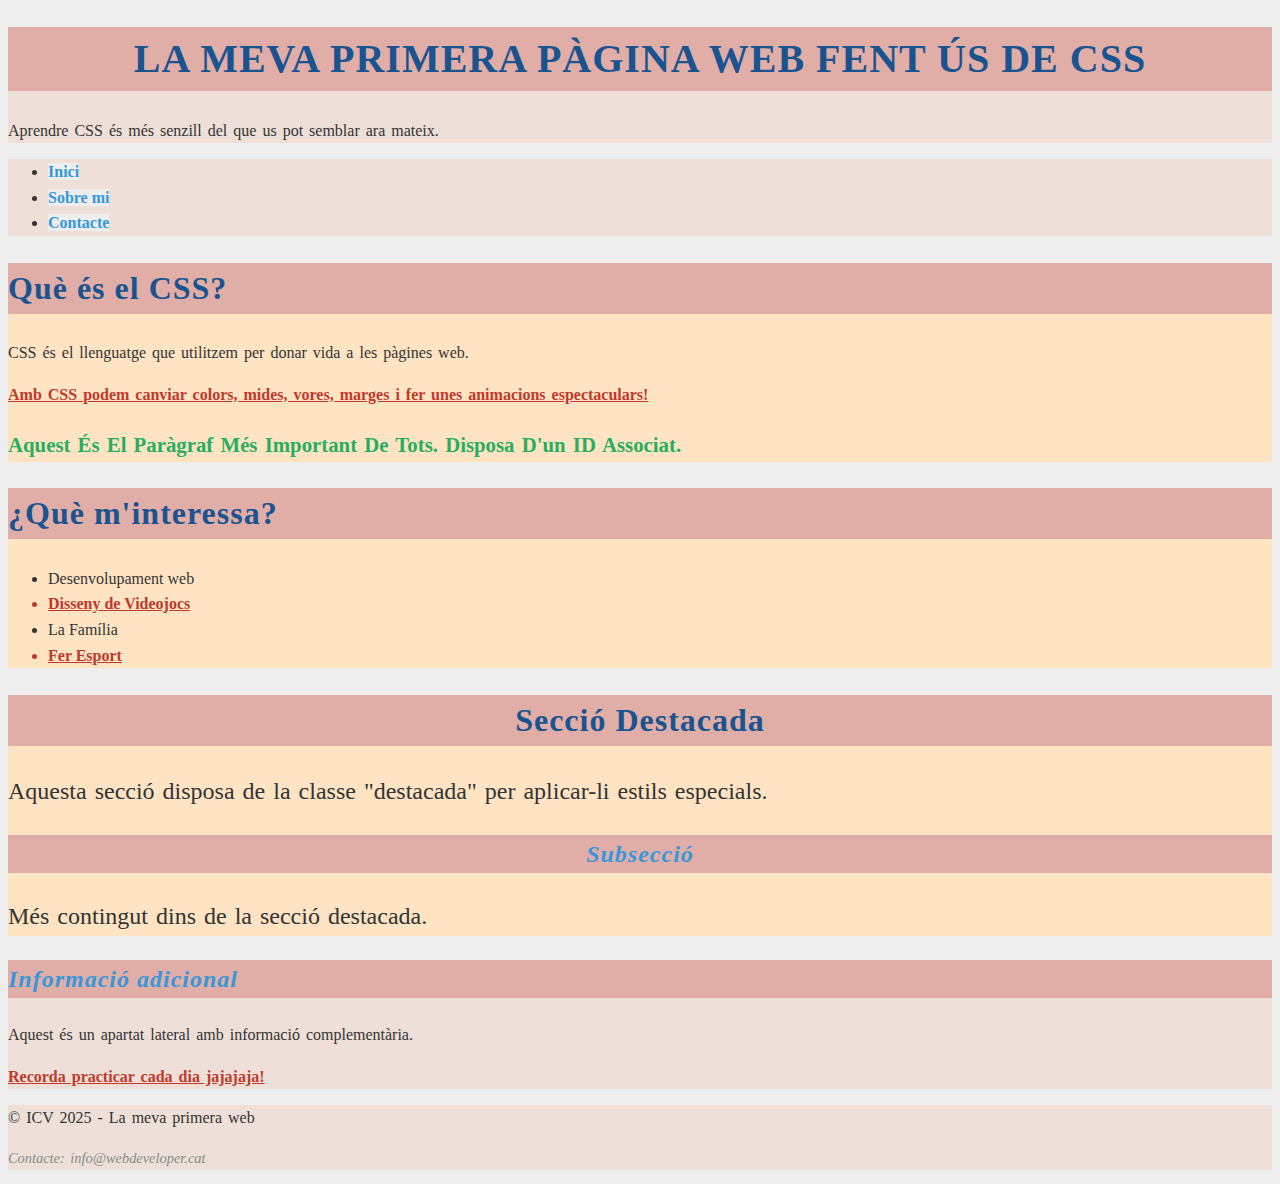
<file: 01-selectors-basics/index.html>
<!DOCTYPE html>
<html lang="ca">
  <head>
    <meta charset="UTF-8">
    <meta name="viewport" content="width=device-width, initial-scale=1.0">
    <title>1 - Selectors - Bloc Exercicis CSS</title>
    <meta name="description" content="Exercicis per treballar els Selectors Bàsics de CSS">
    <meta name="author" content="Xavi Garcia">
    <link rel="stylesheet" href="./main.css">
  </head>
  <body>
    <header>
      <h1>La Meva Primera Pàgina Web fent ús de CSS</h1>
      <p>Aprendre CSS és més senzill del que us pot semblar ara mateix.</p>
    </header>
    <nav>
      <ul>
        <li><a href="#inici">Inici</a></li>
        <li><a href="#jo-mateix">Sobre mi</a></li>
        <li><a href="#contacte">Contacte</a></li>
      </ul>
    </nav>
    <main>
      <section>
        <h2>Què és el CSS?</h2>
        <p>CSS és el llenguatge que utilitzem per donar vida a les pàgines web.</p>
        <p class="important">Amb CSS podem canviar colors, mides, vores, marges i fer unes
          animacions espectaculars!</p>
        <p id="principal">Aquest és el paràgraf més important de tots. Disposa d'un ID associat.</p>
      </section>
      <section>
        <h2>¿Què m'interessa?</h2>
        <ul>
          <li>Desenvolupament web</li>
          <li class="important">Disseny de Videojocs</li>
          <li>La Família</li>
          <li class="important">Fer Esport</li>
        </ul>
      </section>
      <section class="destacada">
        <h2>Secció Destacada</h2>
        <p>Aquesta secció disposa de la classe "destacada" per aplicar-li estils especials.</p>
        <h3>Subsecció</h3>
        <p>Més contingut dins de la secció destacada.</p>
      </section>
      <aside>
        <h3>Informació adicional</h3>
        <p>Aquest és un apartat lateral amb informació complementària.</p>
        <p class="important">Recorda practicar cada dia jajajaja!</p>
      </aside>
    </main>

    <footer>
      <p>&copy; ICV 2025 - La meva primera web</p>
      <p id="contacte">Contacte: info@webdeveloper.cat</p>
    </footer>
  </body>
</html>
</file>
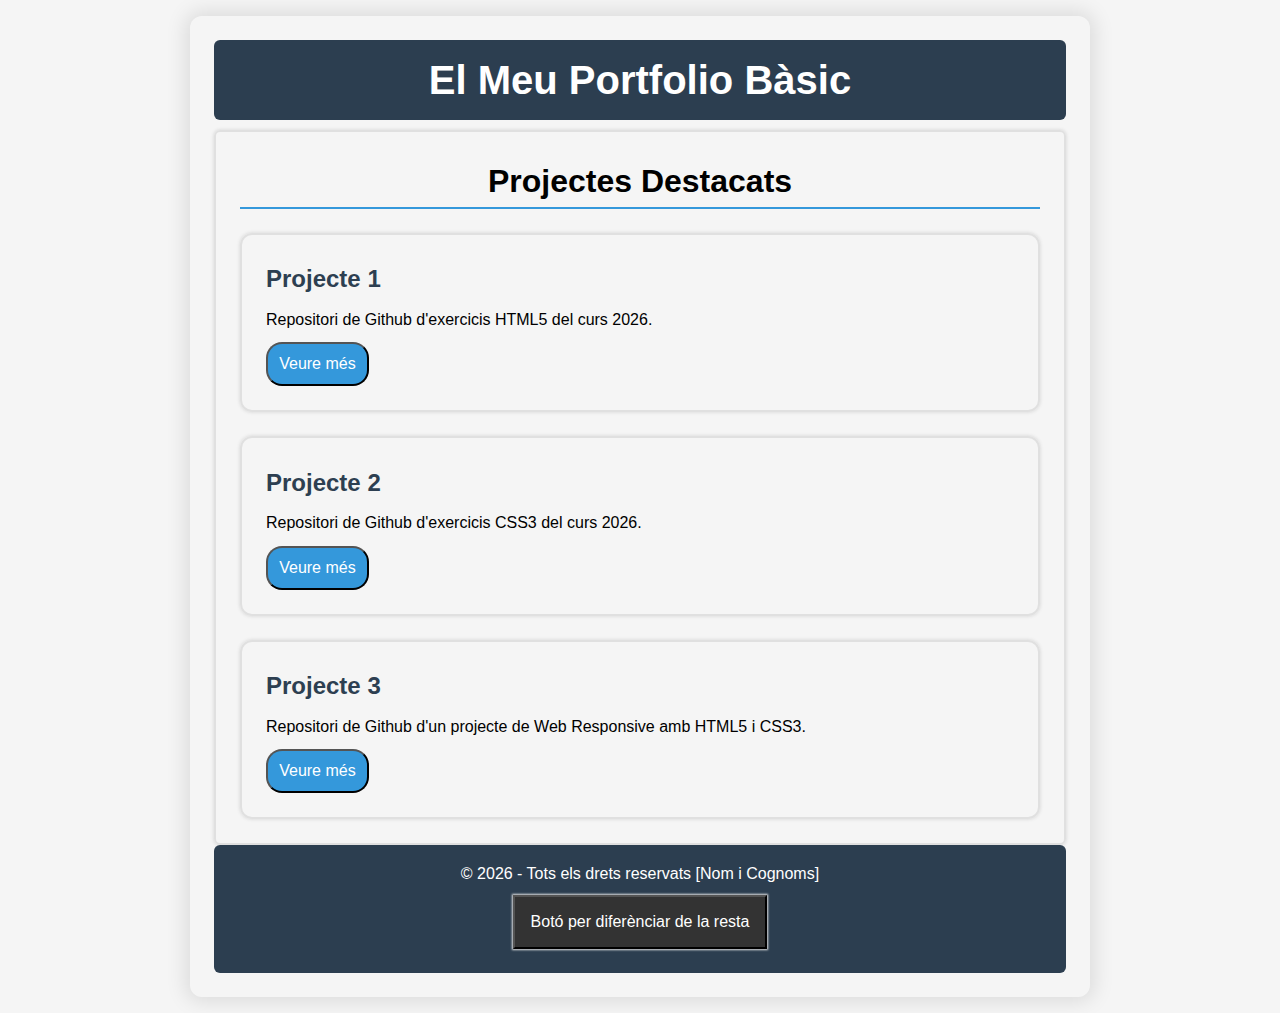
<file: 02_model_de_caixa/index.html>
<!DOCTYPE html>
<html lang="ca">
  <head>
    <meta charset="UTF-8">
    <meta name="viewport" content="width=device-width, initial-scale=1.0">
    <title>El Meu Portfolio Bàsic</title>
    <link rel="stylesheet" href="./main.css">
  </head>
  <body>
    <div id="pagina">
      <header>
        <h1>El Meu Portfolio Bàsic</h1>
      </header>
      <main>
        <section>
          <h2>Projectes Destacats</h2>
          <div class="projecte">
            <h3>Projecte 1</h3>
            <p>Repositori de Github d'exercicis HTML5 del curs 2026.</p>
            <button class="boto-veure">Veure més</button>
          </div>
          <div class="projecte">
            <h3>Projecte 2</h3>
            <p>Repositori de Github d'exercicis CSS3 del curs 2026.</p>
            <button class="boto-veure">Veure més</button>
          </div>
          <div class="projecte">
            <h3>Projecte 3</h3>
            <p>Repositori de Github d'un projecte de Web Responsive amb HTML5 i CSS3.</p>
            <button class="boto-veure">Veure més</button>
          </div>
        </section>
      </main>
      <footer>
        <p>&copy; 2026 - Tots els drets reservats [Nom i Cognoms]</p>
        <button id="boto-unic">Botó per diferènciar de la resta</button>
      </footer>
    </div>
  </body>
</html>
</file>
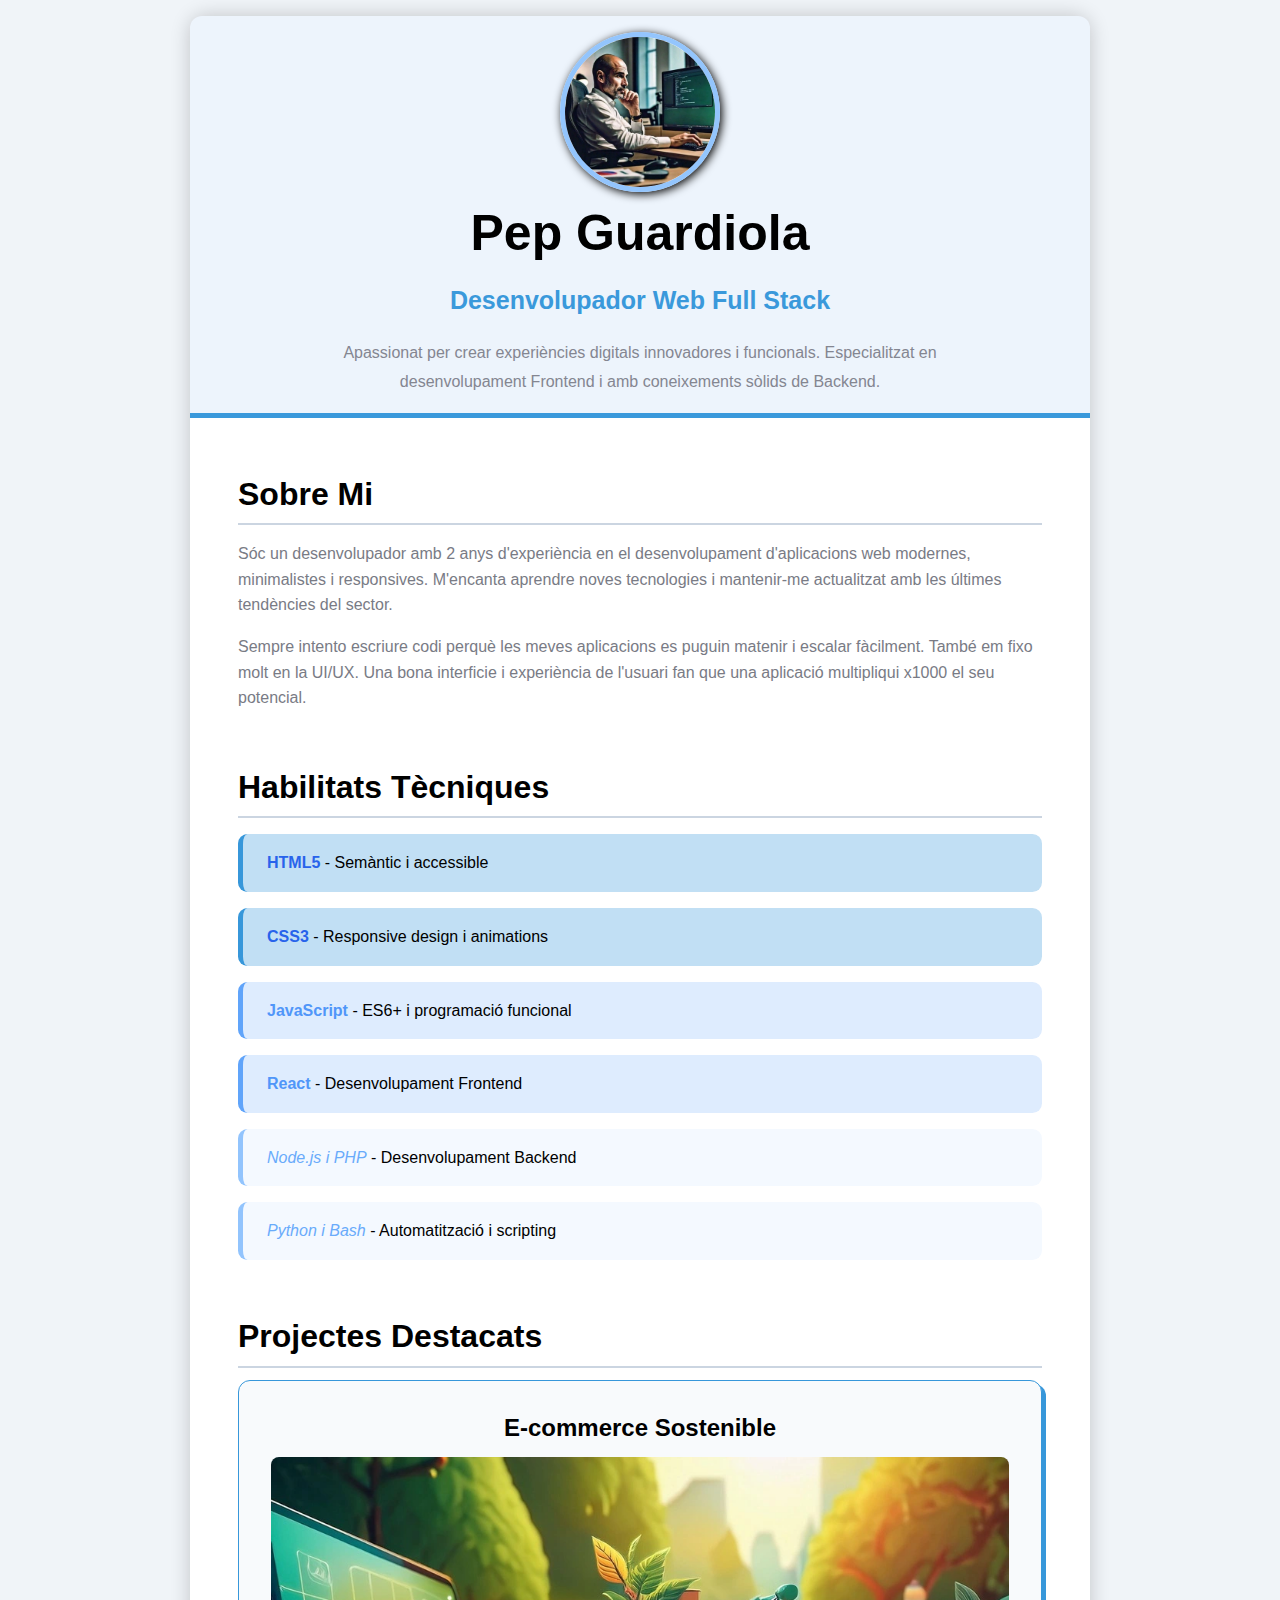
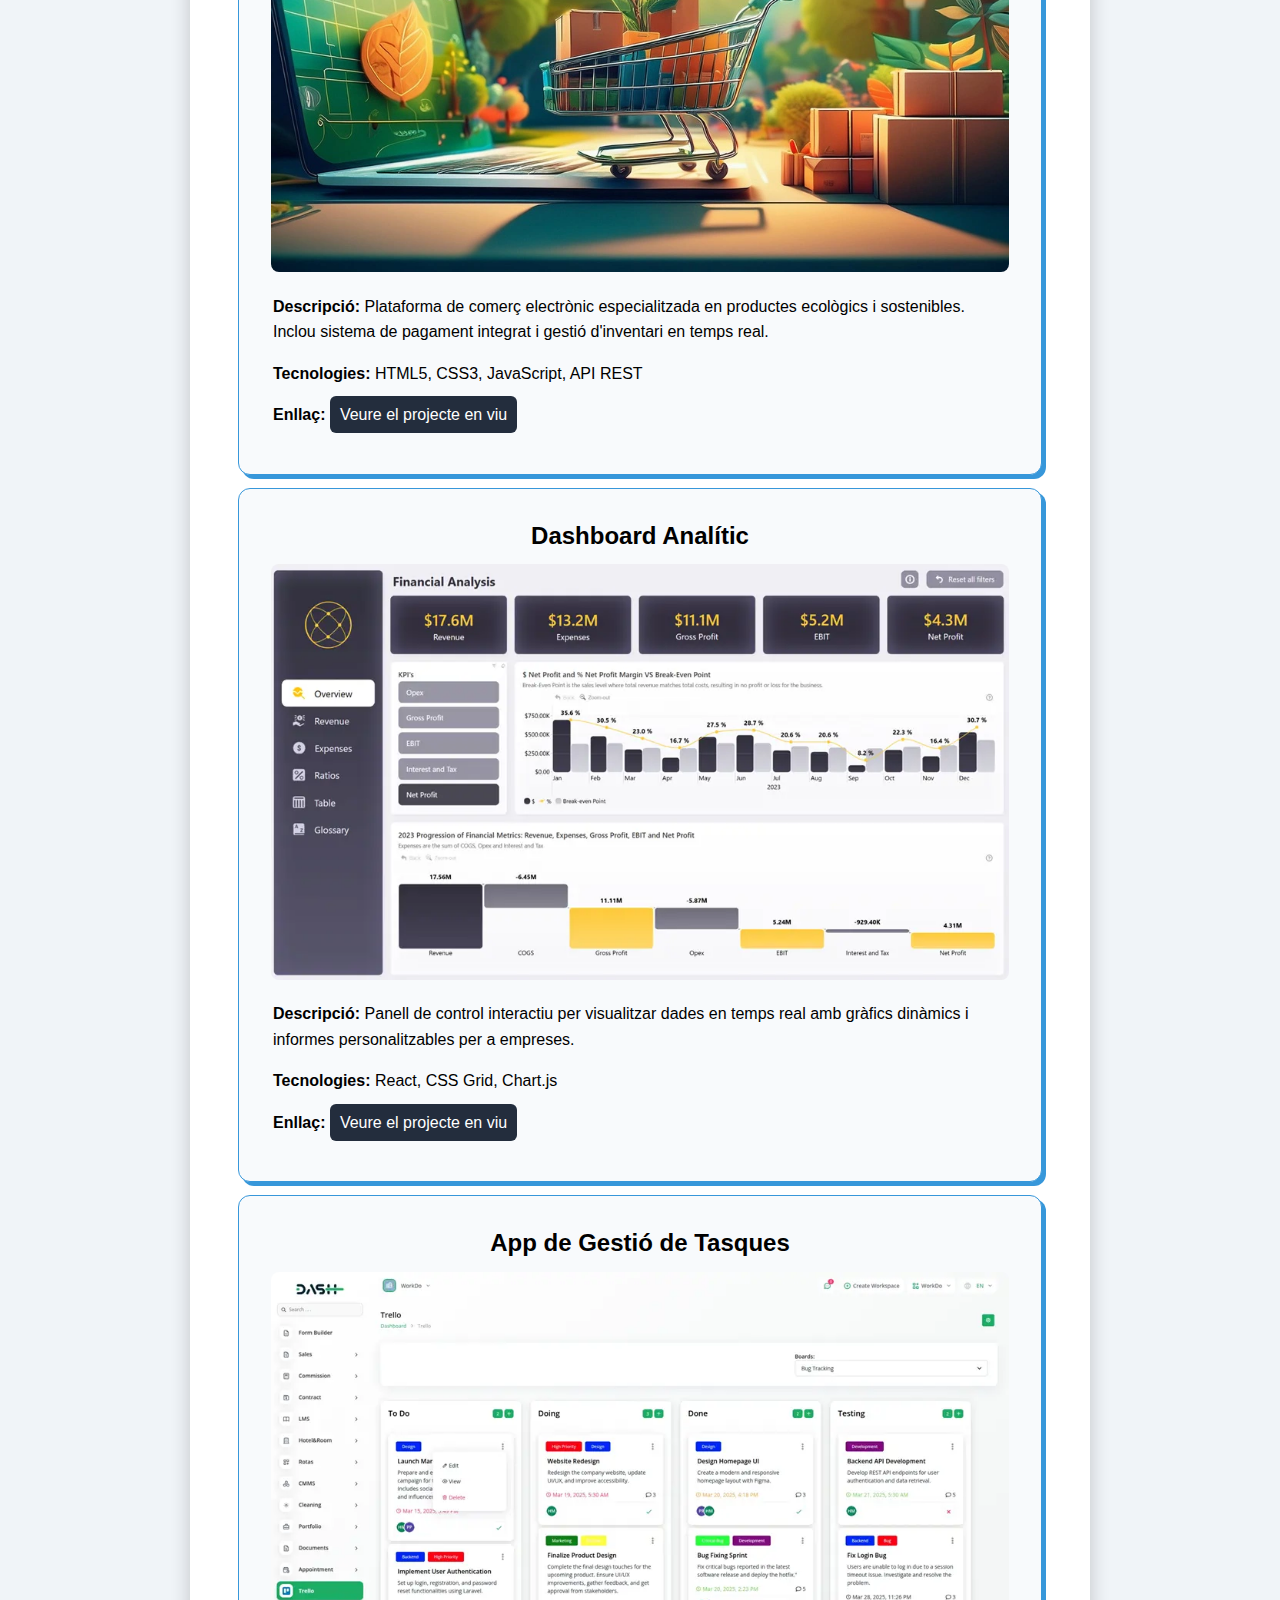
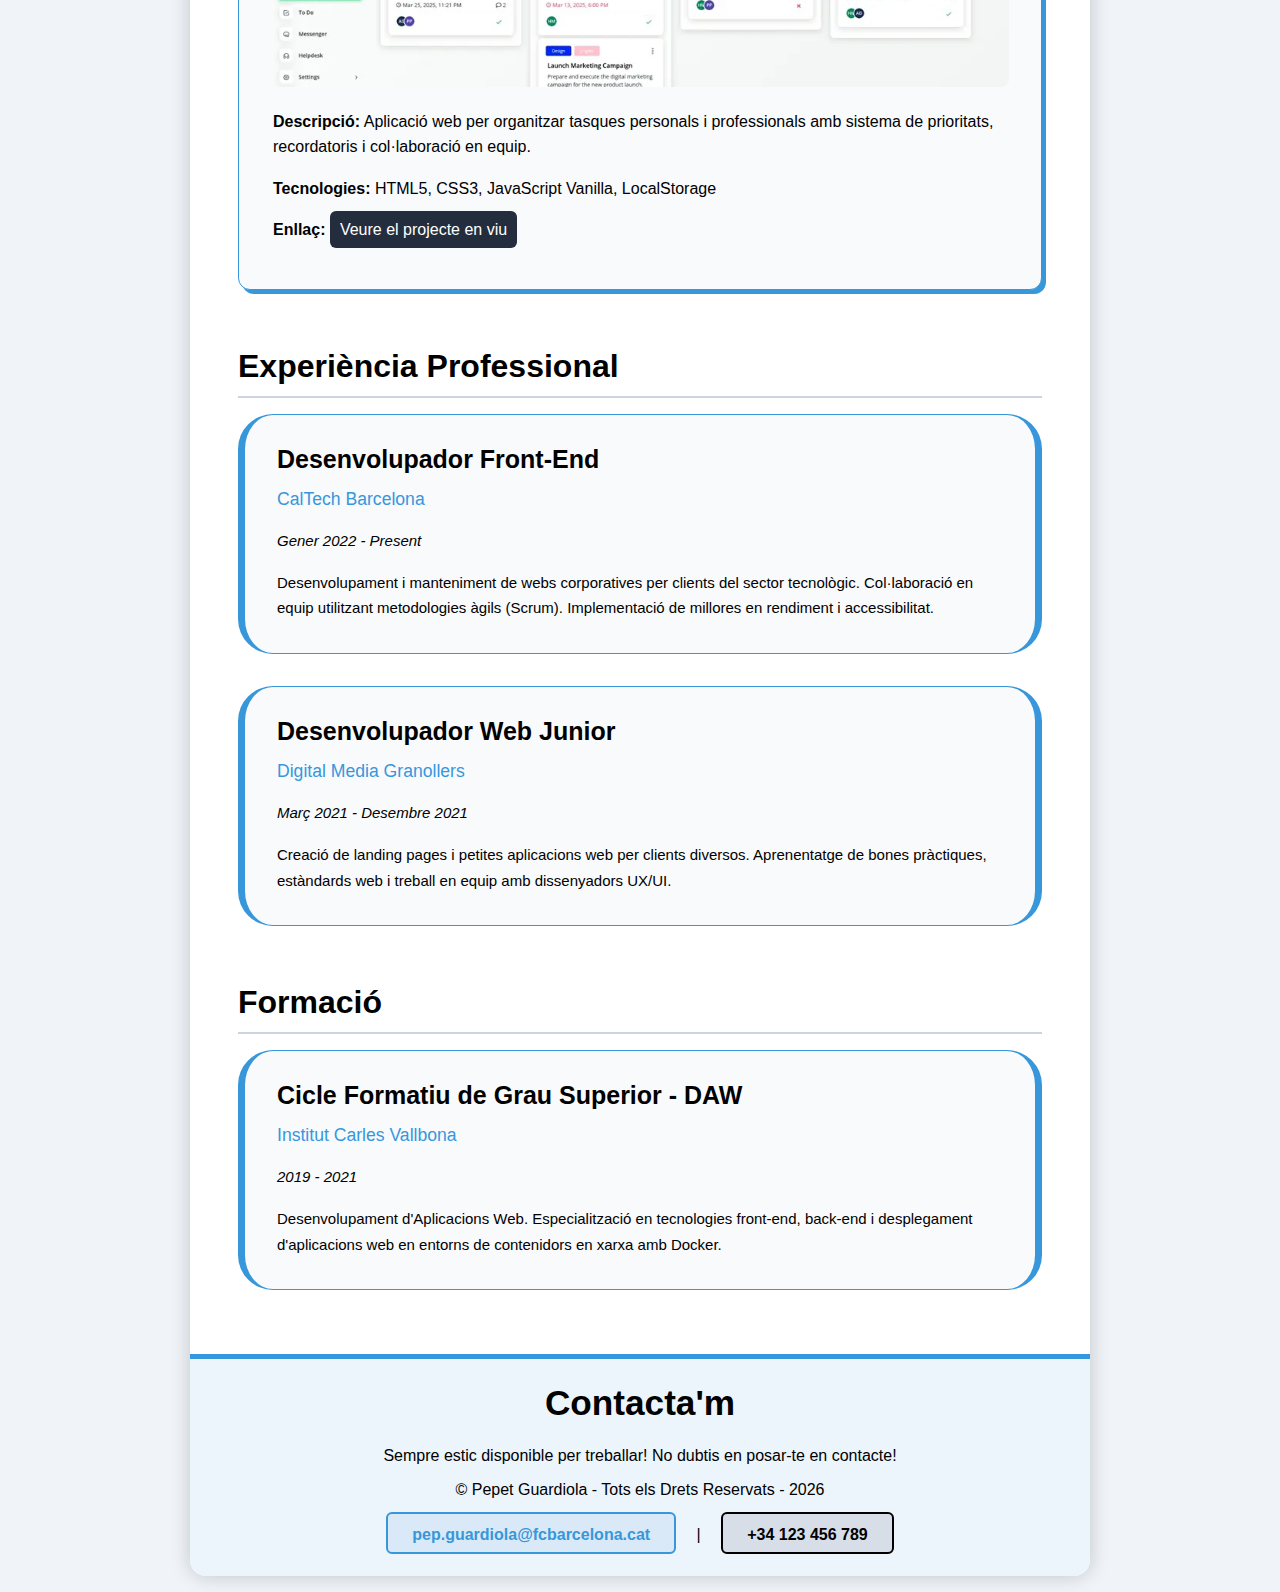
<file: 03_propietats_css_portfolio/index.html>
<!DOCTYPE html>
<html lang="ca">
  <head>
    <meta charset="UTF-8">
    <meta name="viewport" content="width=device-width, initial-scale=1.0">
    <title>Portfolio - Pep Guardiola</title>
    <meta name="description" content="Portfolio personal dels meus projectes. By Pepe Hucha">
    <link rel="stylesheet" href="./main.css">
  </head>
  <body>
    <div class="container-portfolio">
      <!-- HEADER - INFO PERSONAL -->
      <header>
        <img src="./img/avatar.webp" alt="Foto de perfil de Pep Guardiola">
        <h1 id="nom-principal">Pep Guardiola</h1>
        <p class="rol-professional">Desenvolupador Web Full Stack</p>
        <p>Apassionat per crear experiències digitals innovadores i funcionals. Especialitzat en
          desenvolupament Frontend i amb coneixements sòlids de Backend.</p>
      </header>
      <!-- CONTINGUT PRINCIPAL DEL PORTFOLIO -->
      <main>
        <!-- SECCIÓ SOBRE MI -->
        <section class="seccio sobre-mi">
          <h2>Sobre Mi</h2>
          <p>Sóc un desenvolupador amb 2 anys d'experiència en el desenvolupament d'aplicacions
            web modernes, minimalistes i responsives. M'encanta aprendre noves tecnologies i
            mantenir-me actualitzat amb les últimes tendències del sector.</p>
          <p>Sempre intento escriure codi perquè les meves aplicacions es puguin matenir i
            escalar fàcilment. També em fixo molt en la UI/UX. Una bona interficie i experiència de
            l'usuari fan que una aplicació multipliqui x1000 el seu potencial.</p>
        </section>
        <!-- SECCIÓ HABILITATS -->
        <section class="seccio habilitats">
          <h2>Habilitats Tècniques</h2>
          <ul class="habilitats-llista">
            <li class="nivell-expert"><strong>HTML5</strong> - Semàntic i accessible</li>
            <li class="nivell-expert"><strong>CSS3</strong> - Responsive design i animations</li>
            <li class="nivell-intermig"><strong>JavaScript</strong> - ES6+ i programació funcional
            </li>
            <li class="nivell-intermig"><strong>React</strong> - Desenvolupament Frontend</li>
            <li class="nivell-basic"><strong>Node.js i PHP</strong> - Desenvolupament Backend
            </li>
            <li class="nivell-basic"><strong>Python i Bash</strong> - Automatització i scripting
            </li>
          </ul>
        </section>
        <!-- SECCIÓ PROJECTES -->
        <section class="seccio projectes">
          <h2>Projectes Destacats</h2>
          <article class="projecte">
            <h3>E-commerce Sostenible</h3>
            <img src="./img/projecte-ecommerce.webp"
              alt="Captura de pantalla del projecte e-commerce">
            <p><strong>Descripció:</strong> Plataforma de comerç electrònic especialitzada en
              productes ecològics i sostenibles. Inclou sistema de pagament integrat i gestió
              d'inventari en temps real.</p>
            <p><strong>Tecnologies:</strong> HTML5, CSS3, JavaScript, API REST</p>
            <p><strong>Enllaç:</strong> <a href="https://example.com/ecommerce">Veure el projecte en
                viu</a></p>
          </article>
          <article class="projecte">
            <h3>Dashboard Analític</h3>
            <img src="./img/projecte-dashboard.webp" alt="Captura del dashboard amb gràfics">
            <p><strong>Descripció:</strong> Panell de control interactiu per visualitzar dades en
              temps real amb gràfics dinàmics i informes personalitzables per a empreses.</p>
            <p><strong>Tecnologies:</strong> React, CSS Grid, Chart.js</p>
            <p><strong>Enllaç:</strong> <a href="https://example.com/dashboard">Veure el projecte en
                viu</a></p>
          </article>
          <article class="projecte">
            <h3>App de Gestió de Tasques</h3>
            <img src="./img/projecte-tasques.webp" alt="Interfície de l'aplicació de tasques">
            <p><strong>Descripció:</strong> Aplicació web per organitzar tasques personals i
              professionals amb sistema de prioritats, recordatoris i col·laboració en equip.</p>
            <p><strong>Tecnologies:</strong> HTML5, CSS3, JavaScript Vanilla, LocalStorage</p>
            <p><strong>Enllaç:</strong> <a href="https://example.com/tasks">Veure el projecte en
                viu</a></p>
          </article>
        </section>
        <!-- SECCIÓ EXPERIÈNCIA -->
        <section class="seccio experiencia">
          <h2>Experiència Professional</h2>
          <div class="experiencia-item">
            <h3>Desenvolupador Front-End</h3>
            <p class="empresa">CalTech Barcelona</p>
            <p><em>Gener 2022 - Present</em></p>
            <p>Desenvolupament i manteniment de webs corporatives per clients del sector tecnològic.
              Col·laboració en equip utilitzant metodologies àgils (Scrum). Implementació de
              millores en rendiment i accessibilitat.</p>
          </div>
          <div class="experiencia-item">
            <h3>Desenvolupador Web Junior</h3>
            <p class="empresa">Digital Media Granollers</p>
            <p><em>Març 2021 - Desembre 2021</em></p>
            <p>Creació de landing pages i petites aplicacions web per clients diversos. Aprenentatge
              de bones pràctiques, estàndards web i treball en equip amb dissenyadors UX/UI.</p>
          </div>
        </section>
        <!-- SECCIÓ FORMACIÓ -->
        <section class="seccio formacio">
          <h2>Formació</h2>
          <div class="experiencia-item">
            <h3>Cicle Formatiu de Grau Superior - DAW</h3>
            <p class="empresa">Institut Carles Vallbona</p>
            <p><em>2019 - 2021</em></p>
            <p>Desenvolupament d'Aplicacions Web. Especialització en tecnologies front-end,
              back-end i desplegament d'aplicacions web en entorns de contenidors en xarxa amb
              Docker.</p>
          </div>
        </section>
      </main>
      <!-- FOOTER - CONTACTE -->
      <footer class="contacte">
        <h2>Contacta'm</h2>
        <p>Sempre estic disponible per treballar! No dubtis en posar-te en
          contacte!</p>
        <p>&copy; Pepet Guardiola - Tots els Drets Reservats - 2026</p>
        <div class="info-contacte">
          <a href="mailto:pep.guardiola@fcbarcelona.cat">pep.guardiola@fcbarcelona.cat</a>
          <span> | </span>
          <a href="tel:+34123456789">+34 123 456 789</a>
        </div>
      </footer>
    </div>
  </body>
</html>
</file>
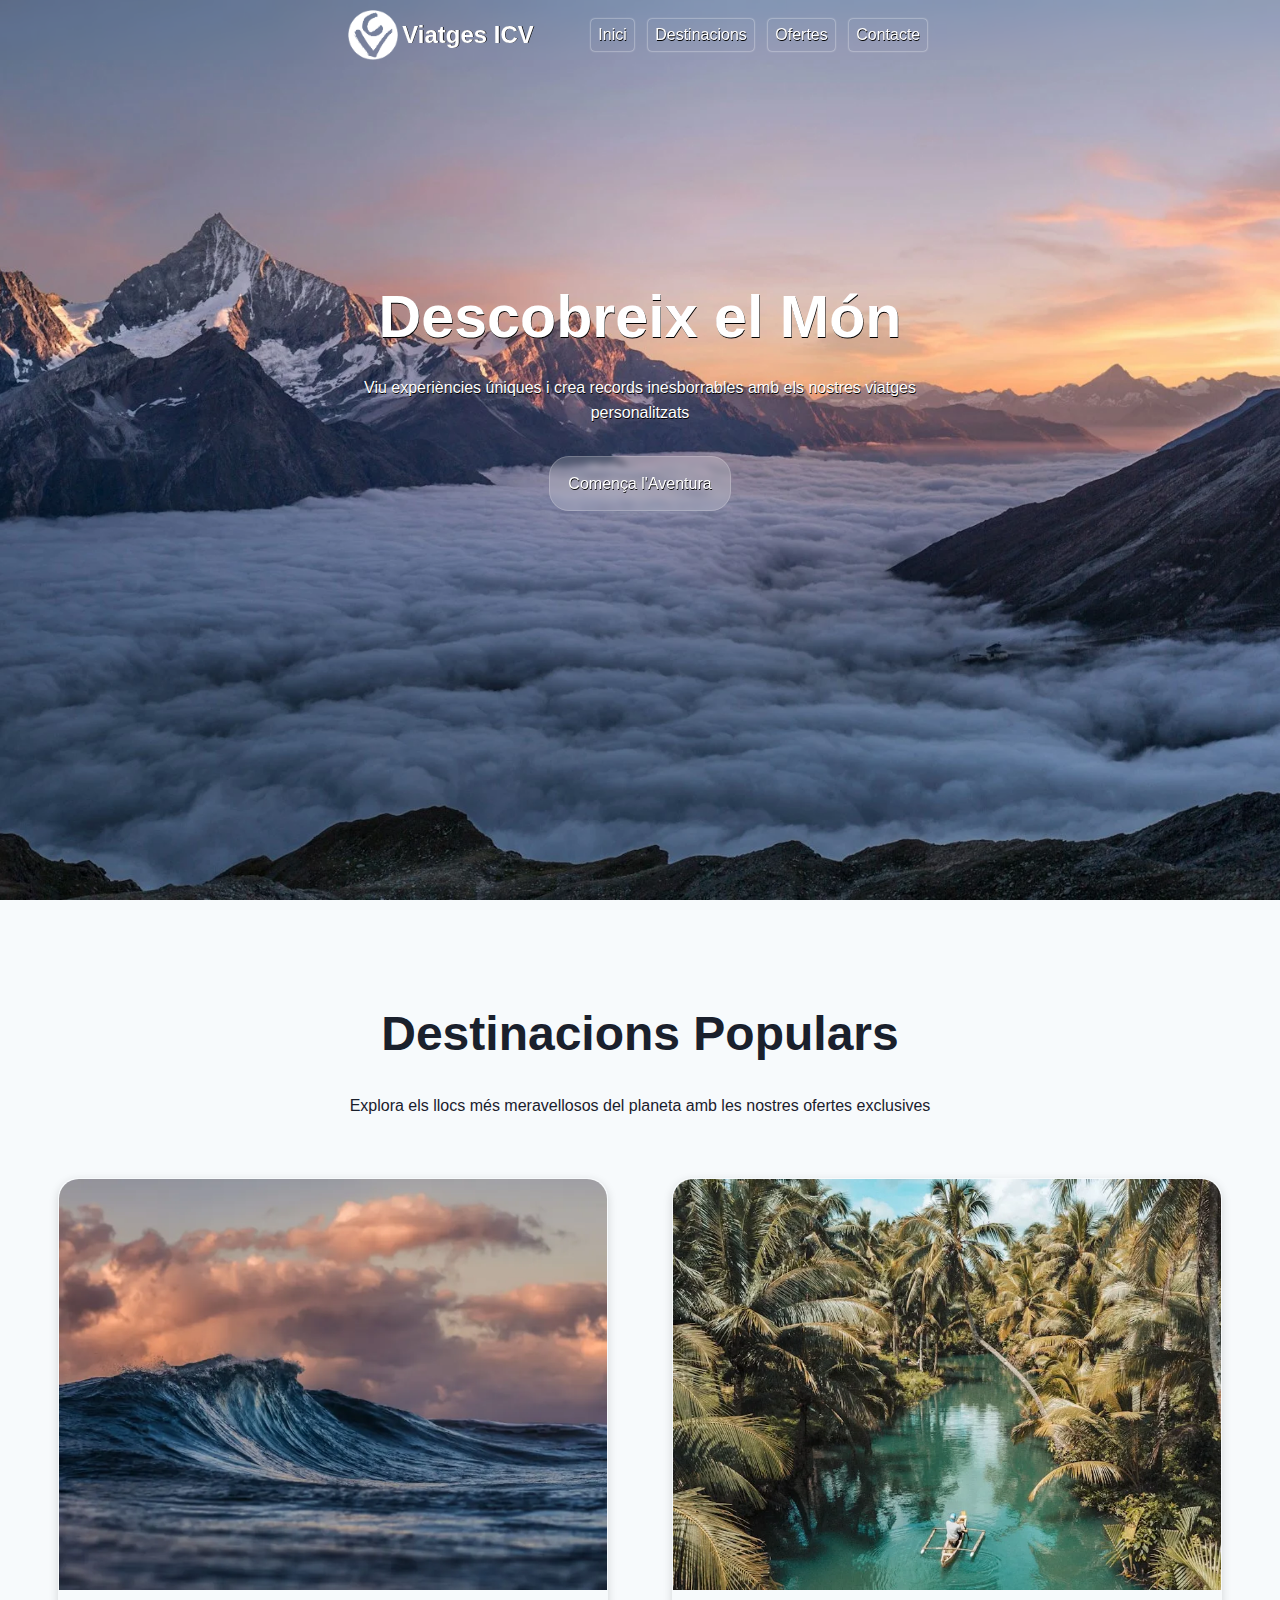
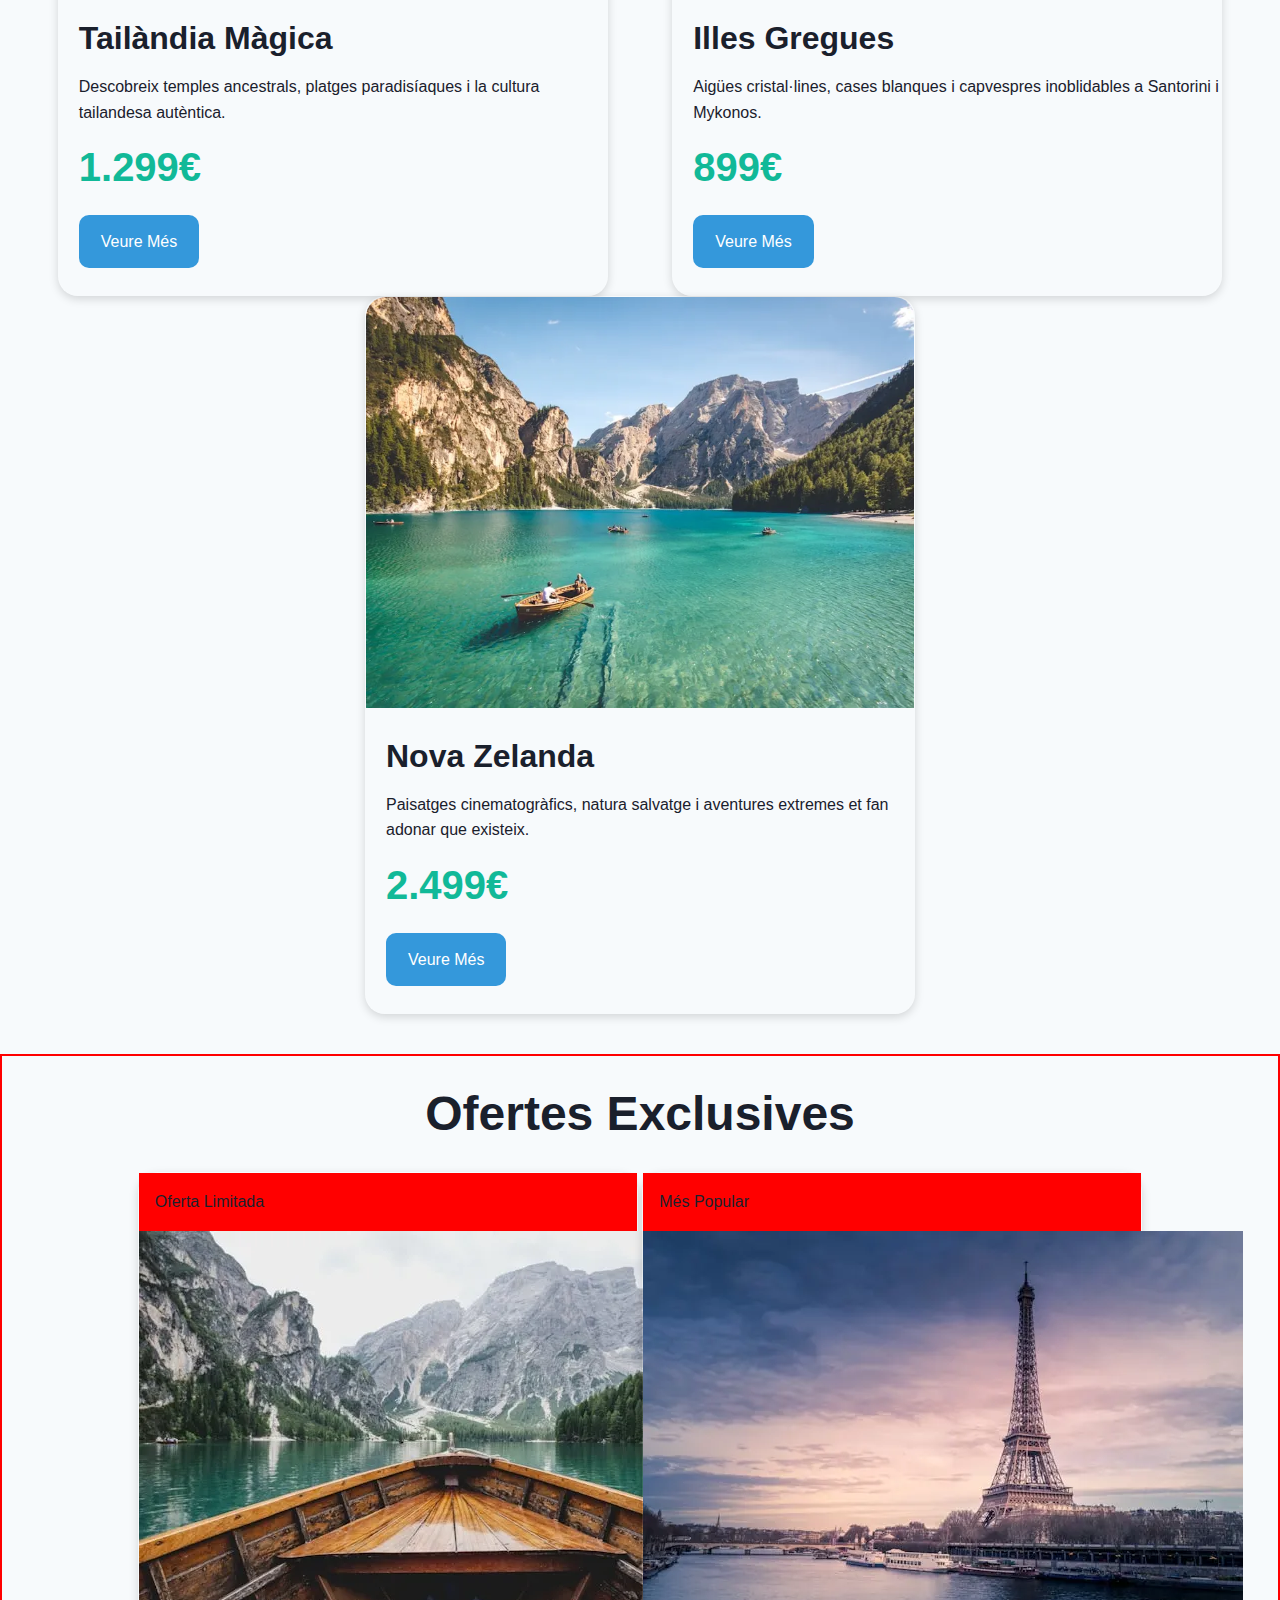
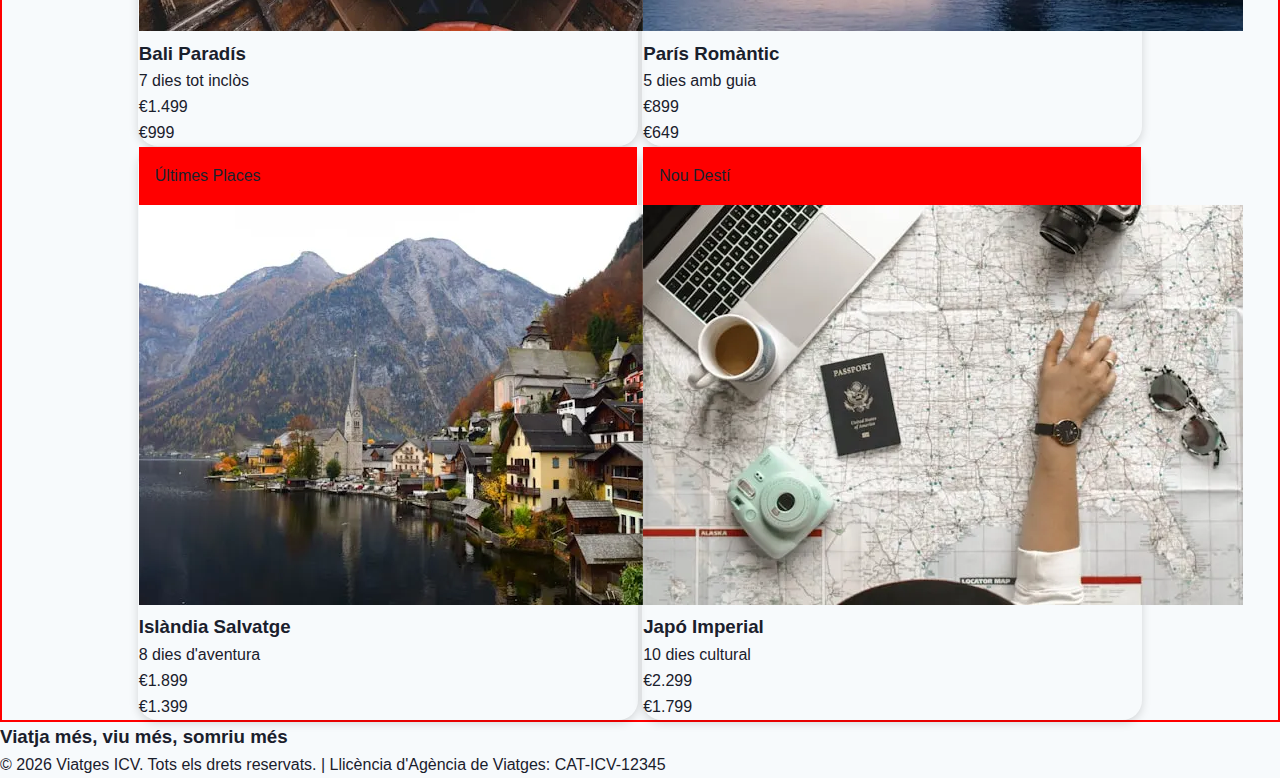
<file: 04_hero_web/index.html>
<!DOCTYPE html>
<html lang="ca">
  <head>
    <meta charset="UTF-8">
    <meta name="viewport" content="width=device-width, initial-scale=1.0">
    <title>Viatja Més - Descobreix el Món</title>
    <link rel="stylesheet" href="./css/main.css">
  </head>
  <body>
    <!-- HEADER -->
    <header>
      <nav id="navegacio">
        <a href="#" class="logo">
          <img src="./img/logo.png" alt="logo icv">
          <span>Viatges ICV</span>
        </a>
        <ul class="nav-menu">
          <li><a href="#inici">Inici</a></li>
          <li><a href="#destinacions">Destinacions</a></li>
          <li><a href="#ofertes">Ofertes</a></li>
          <li><a href="#contacte">Contacte</a></li>
        </ul>
      </nav>
    </header>

    <!-- MAIN -->
    <main>
      <!-- HERO SECTION -->
      <section class="hero" id="inici">
        <div class="hero-content">
          <h1>Descobreix el Món</h1>
          <p>Viu experiències úniques i crea records inesborrables amb els nostres viatges
            personalitzats</p>
          <a href="#destinacions" class="btn-glass">Comença l'Aventura</a>
        </div>
      </section>

      <!-- DESTINACIONS POPULARS -->
      <section id="destinacions" class="destinations">
        <div class="section-title">
          <h2>Destinacions Populars</h2>
        </div>
        <p class="section-description">Explora els llocs més meravellosos del planeta amb les
          nostres ofertes exclusives</p>

        <div class="card-container">
          <article class="travel-card">
            <img src="./img/destinacions/producte-1.webp" alt="Tailàndia">
            <div class="card-content">
              <h3>Tailàndia Màgica</h3>
              <p>Descobreix temples ancestrals, platges paradisíaques i la cultura tailandesa
                autèntica.</p>
              <div class="card-price">1.299€</div>
              <a href="#" class="btn-card">Veure Més</a>
            </div>
          </article>

          <article class="travel-card">
            <img src="./img/destinacions/producte-2.webp" alt="Illes Gregues">
            <div class="card-content">
              <h3>Illes Gregues</h3>
              <p>Aigües cristal·lines, cases blanques i capvespres inoblidables a Santorini i
                Mykonos.</p>
              <div class="card-price">899€</div>
              <a href="#" class="btn-card">Veure Més</a>
            </div>
          </article>

          <article class="travel-card">
            <img src="./img/destinacions/producte-3.webp" alt="Nova Zelanda">
            <div class="card-content">
              <h3>Nova Zelanda</h3>
              <p>Paisatges cinematogràfics, natura salvatge i aventures extremes et fan adonar que
                existeix.</p>
              <div class="card-price">2.499€</div>
              <a href="#" class="btn-card">Veure Més</a>
            </div>
          </article>
        </div>
      </section>

      <!-- OFERTES DESTACADES -->
      <section id="ofertes" class="featured-offers">
        <div class="section-title">
          <h2>Ofertes Exclusives</h2>
        </div>

        <div class="card-container">
          <article class="featured-card">
            <div class="featured-badge">Oferta Limitada</div>
            <img src="./img/ofertes/producte-1.webp" alt="Bali">
            <div class="featured-content">
              <h3>Bali Paradís</h3>
              <p>7 dies tot inclòs</p>  
              <div class="featured-price">€1.499</div>
              <div class="featured-price-new">€999</div>
            </div>
          </article>

          <article class="featured-card">
            <div class="featured-badge">Més Popular</div>
            <img src="./img/ofertes/producte-2.webp" alt="París">
            <div class="featured-content">
              <h3>París Romàntic</h3>
              <p>5 dies amb guia</p>
              <div class="featured-price">€899</div>
              <div class="featured-price-new">€649</div>
            </div>
          </article>

          <article class="featured-card">
            <div class="featured-badge">Últimes Places</div>
            <img src="./img/ofertes/producte-3.webp" alt="Islàndia">
            <div class="featured-content">
              <h3>Islàndia Salvatge</h3>
              <p>8 dies d'aventura</p>
              <div class="featured-price">€1.899</div>
              <div class="featured-price-new">€1.399</div>
            </div>
          </article>

          <article class="featured-card">
            <div class="featured-badge">Nou Destí</div>
            <img src="./img/ofertes/producte-4.webp" alt="Japó">
            <div class="featured-content">
              <h3>Japó Imperial</h3>
              <p>10 dies cultural</p>
              <div class="featured-price">€2.299</div>
              <div class="featured-price-new">€1.799</div>
            </div>
          </article>
        </div>
      </section>
    </main>

    <!-- FOOTER -->
    <footer id="contacte">
      <h3>Viatja més, viu més, somriu més</h3>
      <p>&copy; 2026 Viatges ICV. Tots els drets reservats. | Llicència d'Agència de Viatges:
        CAT-ICV-12345</p>
    </footer>
  </body>
</html>
</file>
<file: 01-selectors-basics/main.css>
/* ============================================
    EXERCICI 1 CSS - Selectors Bàsics
============================================ */

/* 1. Selector etiqueta - Estils generals*/

html {
    font-size: 16px;
}

body {
    background-color: #eee;
    color: #333;
    font: Arial;
    line-height: 1.6;
}

section {
    background-color: bisque;
}
/* 2. Selector múltiple */

h1, h2, h3 {
    font: Georgia;
    color: #1a5490;
    letter-spacing: 1px;
    background-color: #e1ada7;
}

header, nav, aside, footer {
    background-color: rgba(238, 202, 183, 0.4);
}

/* 3. Selector d'etiqueta - Estils específics */

h1 {
    font-size: 2.5rem;
    text-transform: uppercase;
    text-align: center;
}

h2 {
    font-size: 2rem;
    font-weight: bold;
}

h3 {
    color: #3797da;
    font-size: 1.5rem;
    font-style: italic;
}

p {
    word-spacing: 2px;
    text-align: justify;
}

a {
    background-color: #eee;
    color: #3498db;
    text-decoration: none;
    font-weight: bold;
}
/* 4. Selector de classe */

.important {
    color: #c0392b;
    font-weight: bold;
    text-decoration: underline;
}

.destacada {
    font-size: 1.5rem;
    text-align: center;
}

/* 5. Selector ID */

#principal {
    color: #27ae60;
    font-size: 1.3rem;
    font-weight: bold;
    text-transform: capitalize;
}

#contacte {
    font-size: 0.9rem;
    font-style: italic;
    color: #7f8c8d;
}
</file>
<file: 02_model_de_caixa/main.css>
/* =============================================================================
   EXERCICI 10: Layout de Targetes amb Espaiats Controlats
   ============================================================================= */

/*
OBJECTIU: Dominar l'espaiament amb margin i padding en layouts realistes
CONCEPTES: Espaiat consistent, jerarquia visual, composició de pàgina
*/

* {
  margin: 0;
  padding: 0;
  box-sizing: border-box;
}

body {
  background-color: #f5f5f5;
  font-family: 'Helvetica Neue', Arial, sans-serif;
  line-height: 1.6;

}

/* Contenidor de pàgina - controla l'amplada màxima i centra */
#pagina {
  max-width: 900px;
  margin: 1rem auto; /* Centra horitzontalment */
  box-shadow: 0 0 20px 5px rgba(0, 0, 0, 0.1);
  padding: 1.5rem;
  border-radius: 12px;
}

/* Capçalera */
header {
  
}

h1 {
  font-size: 2.5rem;
  border-radius: 6px;
  border-width: 2px;
  background-color: #2c3e50;
  text-align: center;
  color: white; 
  padding: 0.5rem;
  margin-bottom: 0.6rem;
}

/* Contingut principal */
main {
  border-radius: 6px;
  border: solid 2px #e0e0e0;
  box-shadow: 0 0 3px 1px #e0e0e0;
}

/* Secció de projectes */
h2 {
  font-size: 2rem;
  text-align: center;
  margin: 1.5rem;
  border-bottom: solid 2px #3498db;
}

/* Targeta de projecte */
.projecte {
  border-radius: 12px;
  padding: 1.5rem;
  border: solid 2px #e0e0e0;
  margin: 1.5rem;
  box-shadow: 0 0 3px 1px #e0e0e0;
}

h3 {
  font-size: 1.5rem;
  padding-top: 0.1rem;
  padding-bottom: 0.5rem;
  color: #2d3f51;
}

/* Botó "Veure més" */
.boto-veure {
  font-size: 1rem;
  border-radius: 1rem;
  padding: 0.7rem;
  background-color:#3498db;
  color: white;
  margin-top: 0.6rem;
}

/* Peu de pàgina */
footer {
  padding: 1rem;
  text-align: center;
  border-radius: 6px;
  background-color: #2c3e50;
  color: white;
}

#boto-unic {
  font-size: 1rem;
  text-align: center;
  margin: 0.5rem;
  padding: 1rem;
  background-color: #333333;
  color: white;
  box-shadow: 0 0 2px 1px #e0e0e0;
}
</file>
<file: 03_propietats_css_portfolio/main.css>
/* ============================================
          RESET I ESTILS BASE
 ============================================ */
* {
  margin: 0;
  padding: 0;
  box-sizing: border-box;
  font-family: 'Inter', sans-serif;
  color: rgba(0, 0, 0, 2);
}

body {
  background-color: #f0f4f8;
}

/* ============================================
          CONTENIDOR GENERAL (ENGLOBA TOT)
 ============================================ */
.container-portfolio {
  max-width: 900px;
  margin: 1rem auto;
  border-radius: 1rem;
  box-shadow: 0 0 20px rgba(0, 0, 0, 0.2);
  background-color: white;
}

/* ============================================
          HEADER AMB IMATGE DE PERFIL
============================================ */
header {
  background-color: #edf4fc;
  text-align: center;
  border-radius: 12px 12px 0 0;
  border-bottom: solid 5px #3a99db;
}

/* Imatge de perfil */
header img {
  margin-top: 1rem;
  width: 10rem;
  border: solid 5px;
  border-radius: 100%;
  border-color: #93c5fd;
  box-shadow: 2px 2px 10px black;
  margin-bottom: 0.5rem;
}

/* Nom principal */
#nom-principal {
  font-size: 50px;
}

/* Subtítol professional */
.rol-professional {
  margin-top: 1rem;
  font-size: 25px;
  color: #3a99db;
  font-weight: bold;
  margin-bottom: 1rem;
}

/* Descripció breu */
header > p {
  margin-top: 1rem;
  text-align: center;
  line-height: 180%;
  width: 70%;
  margin: auto;
  margin-bottom: 1rem;
  color: #848691;
  font-weight: 420;
}

/* ============================================
          CONTINGUT PRINCIPAL (MAIN)
============================================ */
main {
  margin: 3rem;
  margin-top: 4rem;
}

/* ============================================
          SECCIONS GENERALS
============================================ */
section.seccio {
  margin-bottom: 4rem;
  line-height: 1.6rem;
}


/* Títols de secció */
section.seccio > h2 {
  font-size: 2rem;
  padding-bottom: 1rem;
  box-shadow: #cbd5e1;
  border-bottom: solid 2px #cbd5e1;
}

/* ============================================
          SECCIÓ - SOBRE MI
============================================ */
section.sobre-mi p {
  margin-top: 1rem;
  color: #797b85;
  font-weight: 445;
}

/* ============================================
          HABILITATS
============================================ */
ul.habilitats-llista {
  list-style: none;
  margin-top: 0.6rem;

}

/* Selector de descendent - Items dins de la llista */
ul.habilitats-llista li {
  background-color: darkgray;
  border-radius: 0.6rem;
  margin-top: 1rem;
  margin-bottom: 0.6rem;
  padding: 1rem;
  padding-left: 1.5rem;
}

/* Classes específiques per nivell */
ul.habilitats-llista li.nivell-expert {
  background-color: #C1DFF4;
  border-left: 5px solid #3797DA;
}

ul.habilitats-llista li.nivell-expert strong {
  color: #2863EB;
}

.habilitats-llista li.nivell-intermig {
  background-color: #DEECFE;
  border-left: 5px solid #60A4FA;
}

ul.habilitats-llista li.nivell-intermig strong {
  color: #5096F9;
}

ul.habilitats-llista li.nivell-basic {
  background-color: #F4F9FF;
  border-left: 5px solid #92C4FD;
}

ul.habilitats-llista li.nivell-basic strong {
  color: #69ABFB;
  font-style: italic;
  font-weight: 300;
}

/* ============================================
            PROJECTES
============================================ */
article.projecte {
  padding: 2rem;
  border: 1px solid #3797DA;
  border-radius: 12px;
  background-color: #F8FAFC;
  margin-bottom: 0.6rem;
  text-align: center;
  margin-top: 0.8rem;
  border: 1px 1px 5px #3797DA;
  box-shadow: 4px 4px 0 #3797DA;
}

/* Selector fill directe - Títol de projecte */
article.projecte > h3 {
  text-align: center;
  margin-top: 2px;
  margin-bottom: 1rem;
  font-size: 1.5rem;
}

/* Imatges de projectes */
article.projecte img {
  width: 100%;
  border-radius: 8px;
}

/* Selector d'atribut - Enllaços amb href */
article.projecte a[href] {
  background-color: #232D3D;
  border-radius: 6px;
  padding: 10px;
  color: white;
  text-decoration: none;
}

/* Paràgrafs dins de projectes */
article.projecte p {
  text-align: left;
  margin-top: 12px;
  margin-bottom: 12px;
  padding: 2px;
}

article.projecte p strong {
}

/* ============================================
          EXPERIÈNCIA I FORMACIÓ
============================================ */
div.experiencia-item {
  border-radius: 35px;
  background-color: #F8FAFC;
  border: 1px solid #3797DA;
  border-left: 7px solid #3797DA;
  border-right: 7px solid #3797DA;
  margin-top: 1rem;
  margin-bottom: 2rem;
  padding: 2rem;
}

/* Títols dels contenidors d'experiència */
div.experiencia-item h3 {
  font-size: 25px;
  margin-bottom: 0.9rem;
}

/* Selector germà adjacent - Paràgraf després del títol */
div.experiencia-item h3 + p {
  font-size: 1.1rem;
  color: #3797dc;
}

/* Elemenets em (dintre de l'element experiència) */
div.experiencia-item em {
  font-weight: 200;
}

/* Selector germà general - Tots els paràgrafs després de l'empresa */
p.empresa ~ p {
  margin-top: 1rem;
  font-size: 15px;
}

/* ============================================
        CONTACTE
============================================ */
footer.contacte {
  border-radius: 0 0 1rem 1rem;
  border-top: 5px solid #3797DC;
  background-color: #ECF4FC;
  text-align: center;
  padding-bottom: 2rem;
}

footer.contacte h2 {
  margin-top: 1.5rem;
  margin-bottom: 1.5rem;
  font-size: 2.2rem;
}

footer.contacte > p {
  margin: 1rem;
}

/* Contenidor d'informació de contacte */
footer.contacte .info-contacte {
  margin-top: 1.7rem;
  font-weight: 200;
}

/* Selector múltiple - Tots els enllaços i span de contacte */
footer.contacte .info-contacte a,
footer.contacte .info-contacte span {
  font-weight: bold;
}

footer.contacte .info-contacte span {
  font-weight: 150;
  margin-left: 1rem;
  margin-right: 1rem;
}

footer.contacte .info-contacte a[href] {
  
  padding: 9px;
  padding-top: 12px;
  padding-left: 24px;
  padding-right: 24px;
  border-radius: 6px;
  text-decoration: none;
}

/* Selector d'atribut específic - Email */
footer.contacte a[href^='mailto:'] {
  color: #3797DA;
  border: 2px solid #3797DA;
  background-color: #D9E9F8;
}

/* Selector d'atribut específic - Telèfon */
footer.contacte a[href^='tel:'] {
  color: black;
  background-color: #D7DEE7;
  border: 2px solid black;
}
</file>
<file: 04_hero_web/css/main.css>
/* ============================================
RESET I BASE
============================================ */
* {
  margin: 0;
  padding: 0;
  box-sizing: border-box;
  text-decoration: none;
}

html {
  font-size: 16px;
  scroll-behavior: smooth;
}

body {
  font-family: 'Segoe UI', Tahoma, Geneva, Verdana, sans-serif;
  color: #1a202c;
  line-height: 1.6;
  background-color: #f7fafc;
}

/* ============================================
MENÚ NAVIGATION STICKY
============================================ */

/*
    • Posició: Sticky, dalt de tot (top: 0, left: 0)
    • Fons: Semi-transparent amb efecte  backdrop-filter: blur(6px);
    • Logo  filter: invert(100%);
*/


#navegacio{
  position: fixed;
  top: 0;
  left: 0;
  right: 0;
  padding-top: 10px;
  width: 100%;
  background-color: transparent;
  backdrop-filter: blur(6px);
  text-align: center;
}

header img{
  width: 50px;
  filter: invert(100%);
  vertical-align:middle;
}

header span{
  font-size: x-large;
  color: white;
  font-weight: bold;
  vertical-align: middle;
  text-shadow: 0.6px 0.6px 0.6px black;
}

.nav-menu{
  margin-left: 3rem;
  display: inline-block;
  list-style: none;
  line-height: normal;
  text-align: center;
}

header li{
  display: inline-block;
  vertical-align: middle;
}

header li a{
  display: inline-block;
  padding: 7px;
  box-shadow:0px 0px 2px white;
  border-radius: 4px;
  margin-left: 5px;
  margin-right: 5px;
  color: white;
  text-shadow: 0.5px 0.5px 0.5px black;
  text-align: center;
  vertical-align: middle;
}



/* ============================================
HERO SECTION AMB PARALLAX
============================================ */

/* 
    • Botó efecte glass:
    ◦ Background: rgba(255, 255, 255, 0.2)
    ◦ Backdrop-filter: blur(3px)
*/

.hero{
  background-image: url(./../img/hero-section.webp);
  background-size: cover;
  background-position: center;
  background-repeat: no-repeat;
  background-attachment: fixed;
  height: 100vh;
  text-align: center;
  padding-top: 30vh;
}

.hero-content{
  width: 600px;
  margin: 0 auto;
  color: white;
  text-shadow: 0.5px 0.5px 0.5px black;
  padding-bottom: 40px;
}

.hero-content h1{
  font-size: 3.7rem;
  margin-bottom: 10px;
}

.hero-content p{
  margin-bottom: 45px;
}

.btn-glass{
  color: white;
  padding: 18px;;
  border-radius: 20px;
  border: 1px solid rgba(255, 255, 255, 0.2);
  background: rgba(255, 255, 255, 0.2);
  Backdrop-filter: blur(3px)
}


/* ============================================
SECCIÓ DESTINACIONS POPULARS
============================================ */
.destinations{
  margin-top: 6rem;
  text-align: center;
}

.section-title{
  font-size: xx-large;
  margin-bottom: 20px;
}

.section-description{
  margin-bottom: 60px;
}

.travel-card img{
  width: 100%;
  border-top-left-radius: 20px;
  border-top-right-radius: 20px;
}

.travel-card{
  display: inline-block;
  max-width: 550px;
  border: 1px solid rgb(255, 255, 255, 0.1);
  box-shadow: 0px 3px 10px rgba(0, 0, 0, 0.15);
  border-radius: 20px;
  text-align: left;
  margin-right: 30px;
  margin-left: 30px;
}

.card-content{
  margin-top: 15px;
  margin-left: 20px;
  margin-bottom: 40px;
}

.card-content h3 {
  font-size: xx-large;
}

.card-content p {
  margin-top: 10px;
  margin-bottom: 10px;
}

.card-price{
  font-size: 40px;
  font-weight: bolder;
  color: #11b998;
  margin-bottom: 30px;
}

.btn-card {
  padding: 18px;
  padding-left: 22px;
  padding-right: 22px;
  color: white;
  background-color: #3498db;
  border-radius: 10px;
}

/* ============================================
OFERTES DESTACADES
============================================ */
.featured-offers{
  margin-top: 40px;
  border: 2px solid red;
  background-color: #f7fafc;
  text-align: center;
}

.section-title h2{
  margin-top: 20px;
}

.featured-card{
  display: inline-block;
  width: 500px;
  border: 1px solid rgb(255, 255, 255, 0.1);
  box-shadow: 0px 3px 10px rgba(0, 0, 0, 0.15);
  border-radius: 20px;
  text-align: left;
}

.featured-badge{
  padding: 1rem;
  background-color: red;
}
/* ============================================
FOOTER
============================================ */
#contacte{

}
</file>
